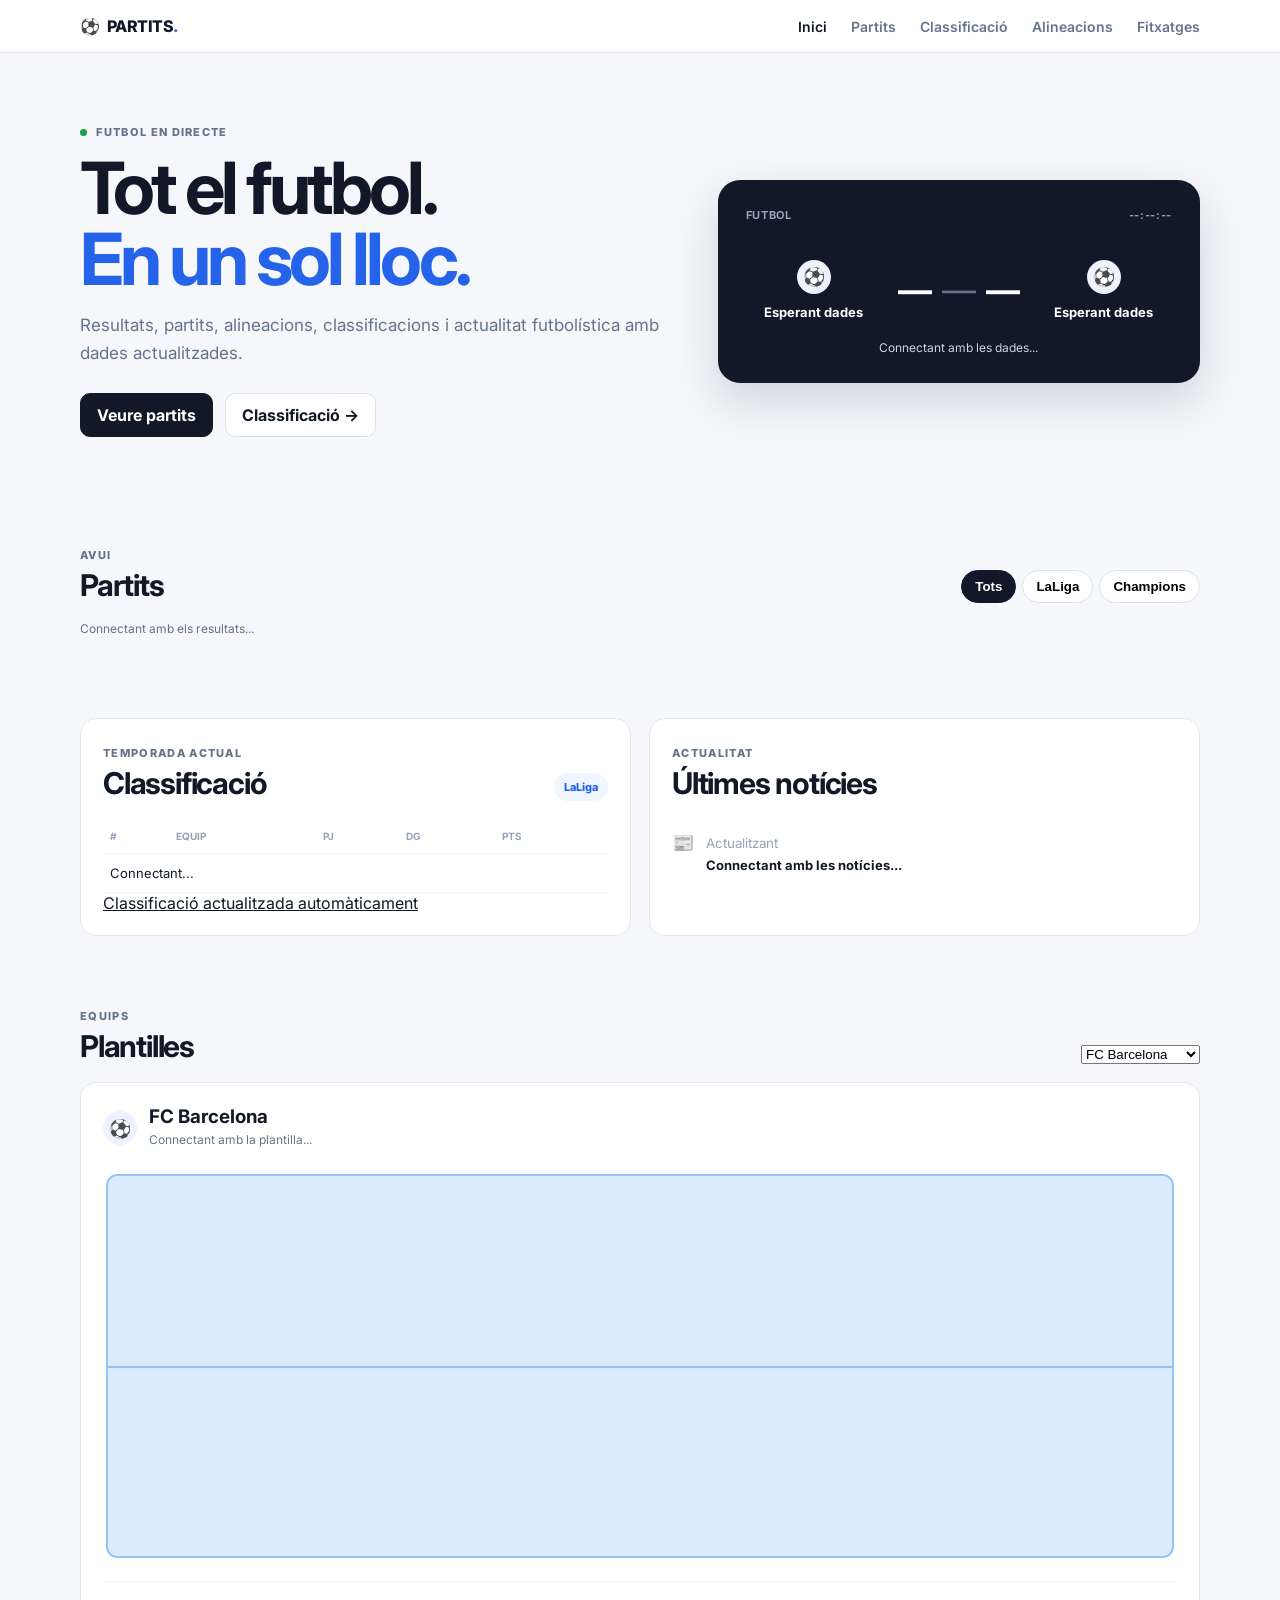
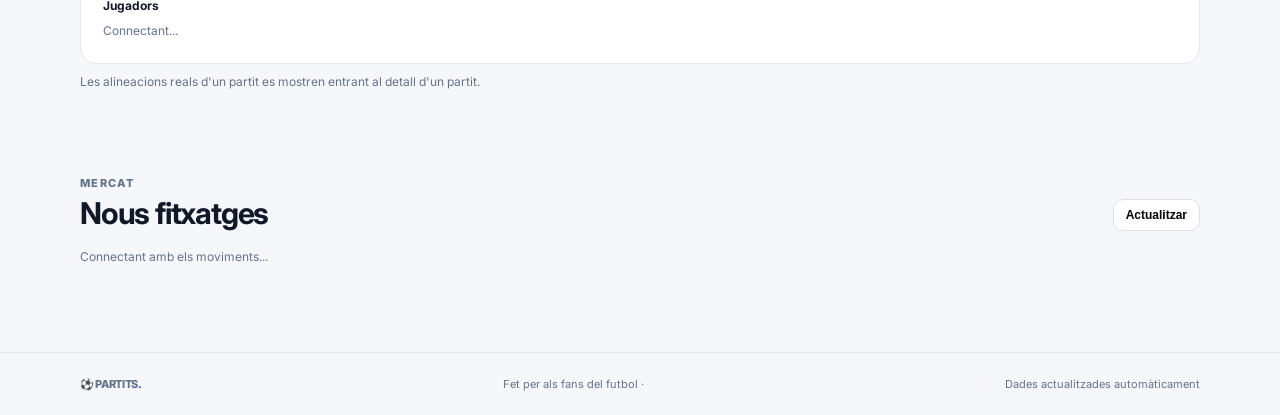
<file: frontend/index.html>
<!doctype html>
<html lang="ca">
<head>
  <meta charset="UTF-8" />
  <meta name="viewport" content="width=device-width, initial-scale=1.0" />
  <meta name="description" content="Partits — resultats, alineacions, classificacions i fitxatges de futbol." />
  <title>Partits FC · Futbol en directe</title>
  <link rel="preconnect" href="https://fonts.googleapis.com">
  <link rel="preconnect" href="https://fonts.gstatic.com" crossorigin>
  <link href="https://fonts.googleapis.com/css2?family=Inter:wght@400;500;600;700;800&display=swap" rel="stylesheet">
  <link rel="stylesheet" href="css/styles.css" />
</head>
<body>
  <header class="topbar">
    <a class="brand" href="#inici"><span class="brand-ball">⚽</span><span>PARTITS<span class="brand-dot">.</span></span></a>
    <nav class="nav" id="mainNav" aria-label="Navegació principal">
      <a class="active" href="#inici">Inici</a><a href="#partits">Partits</a><a href="#classificacio">Classificació</a><a href="#alineacions">Alineacions</a><a href="#fitxatges">Fitxatges</a>
    </nav>
    <button class="menu-btn" id="menuBtn" aria-label="Obrir menú" aria-expanded="false">☰</button>
  </header>
  <main id="inici">
    <section class="hero wrap">
      <div>
        <div class="eyebrow"><span class="live-dot"></span> FUTBOL EN DIRECTE</div>
        <h1>Tot el futbol.<br><span>En un sol lloc.</span></h1>
        <p>Resultats, partits, alineacions, classificacions i actualitat futbolística amb dades actualitzades.</p>
        <div class="hero-actions"><a class="btn primary" href="#partits">Veure partits</a><a class="btn ghost" href="#classificacio">Classificació →</a></div>
      </div>
      <div class="score-hero">
        <div class="score-head"><span id="liveLabel">FUTBOL</span><span id="clock">--:--:--</span></div>
        <div class="score-teams" id="heroScore"><div><span class="crest blue">⚽</span><strong>Esperant dades</strong></div><div class="big-score"><b>—</b><em>—</em><b>—</b></div><div><span class="crest red">⚽</span><strong>Esperant dades</strong></div></div>
        <div class="minute" id="heroMinute" aria-live="polite">Connectant amb les dades...</div>
      </div>
    </section>
    <section id="partits" class="wrap section">
      <div class="section-title"><div><span class="eyebrow">AVUI</span><h2>Partits</h2></div><div class="filters"><button class="filter active" data-filter="Tots">Tots</button><button class="filter" data-filter="LaLiga">LaLiga</button><button class="filter" data-filter="Champions">Champions</button></div></div>
      <div class="data-note" id="matchesStatus" aria-live="polite">Connectant amb els resultats...</div>
      <div class="match-grid" id="matches"></div>
    </section>
    <section id="classificacio" class="wrap section split">
      <div class="panel standings"><div class="panel-title"><div><span class="eyebrow">TEMPORADA ACTUAL</span><h2>Classificació</h2></div><span class="league-badge">LaLiga</span></div><div class="table-wrap"><table><thead><tr><th>#</th><th>Equip</th><th>PJ</th><th>DG</th><th>Pts</th></tr></thead><tbody id="standings"><tr><td colspan="5">Connectant...</td></tr></tbody></table></div><a class="text-link" href="#classificacio">Classificació actualitzada automàticament</a></div>
      <div class="panel news-panel"><div class="panel-title"><div><span class="eyebrow">ACTUALITAT</span><h2>Últimes notícies</h2></div></div><div id="news"><article class="news"><span class="news-icon">📰</span><div><small>Actualitzant</small><h3>Connectant amb les notícies...</h3></div></article></div></div>
    </section>
    <section id="alineacions" class="wrap section">
      <div class="section-title"><div><span class="eyebrow">EQUIPS</span><h2>Plantilles</h2></div><select id="teamSelect" aria-label="Selecciona un equip"><option value="barca">FC Barcelona</option><option value="madrid">Real Madrid</option><option value="city">Manchester City</option></select></div>
      <div class="lineup-card"><div class="team-summary"><span class="crest blue big">⚽</span><div><h3 id="lineupName">FC Barcelona</h3><p id="lineupMeta">Connectant amb la plantilla...</p></div></div><div class="pitch" id="pitch"></div><div class="bench"><b>Jugadors</b><span id="benchPlayers">Connectant...</span></div></div>
      <div class="data-note lineup-note">Les alineacions reals d'un partit es mostren entrant al detall d'un partit.</div>
    </section>
    <section id="fitxatges" class="wrap section">
      <div class="section-title"><div><span class="eyebrow">MERCAT</span><h2>Nous fitxatges</h2></div><button class="btn small ghost" id="showAllTransfers" type="button">Actualitzar</button></div>
      <div class="data-note" id="transfersStatus" aria-live="polite">Connectant amb els moviments...</div><div class="transfer-grid" id="transfers"></div>
    </section>
  </main>
  <div class="modal" id="matchModal" hidden aria-hidden="true"><div class="modal-backdrop" data-close-modal></div><section class="modal-card" role="dialog" aria-modal="true" aria-labelledby="modalTitle"><button class="modal-close" id="closeModal" aria-label="Tancar">×</button><div class="eyebrow">DETALL DEL PARTIT</div><h2 id="modalTitle">Carregant...</h2><p id="modalScore" class="modal-score">—</p><div id="modalContent" class="modal-content">Carregant alineacions...</div></section></div>
  <footer><div class="wrap footer-inner"><div class="brand">⚽ PARTITS<span class="brand-dot">.</span></div><span>Fet per als fans del futbol · <span id="year"></span></span><span id="dataSource">Dades actualitzades automàticament</span></div></footer>
  <noscript><div class="wrap empty">Aquesta web necessita JavaScript per carregar resultats i dades en directe.</div></noscript>
  <script src="js/app.js"></script>
</body>
</html>
</file>
<file: frontend/css/styles.css>
*{box-sizing:border-box}html{scroll-behavior:smooth}body{margin:0;font-family:Inter,system-ui,sans-serif;background:#f5f7fa;color:#111827}a{color:inherit}.wrap{width:min(1120px,calc(100% - 32px));margin:auto}.topbar{position:sticky;top:0;z-index:20;display:flex;align-items:center;justify-content:space-between;padding:16px max(16px,calc((100% - 1120px)/2));background:rgba(255,255,255,.94);backdrop-filter:blur(12px);border-bottom:1px solid #e5e7eb}.brand{font-weight:800;text-decoration:none;letter-spacing:-.03em}.brand-ball{margin-right:7px}.brand-dot{color:#2563eb}.nav{display:flex;gap:24px}.nav a{text-decoration:none;font-size:14px;font-weight:600;color:#64748b}.nav a.active,.nav a:hover{color:#111827}.menu-btn{display:none;border:0;background:none;font-size:24px}.hero{display:grid;grid-template-columns:1.1fr .9fr;gap:48px;align-items:center;padding:72px 0}.eyebrow{font-size:11px;font-weight:800;letter-spacing:.12em;color:#64748b}.live-dot{display:inline-block;width:7px;height:7px;border-radius:50%;background:#16a34a;margin-right:6px}.hero h1{font-size:clamp(42px,6vw,72px);line-height:.98;letter-spacing:-.055em;margin:14px 0}.hero h1 span{color:#2563eb}.hero p{max-width:620px;color:#64748b;font-size:17px;line-height:1.65}.hero-actions{display:flex;gap:12px;margin-top:26px}.btn{display:inline-flex;align-items:center;justify-content:center;border-radius:10px;padding:11px 16px;text-decoration:none;font-weight:700;border:1px solid #dbe1e8;cursor:pointer}.btn.primary{background:#111827;color:white;border-color:#111827}.btn.ghost{background:white}.btn.small{padding:8px 12px;font-size:12px}.score-hero{background:#111827;color:white;border-radius:22px;padding:28px;box-shadow:0 18px 45px rgba(15,23,42,.16)}.score-head,.meta{display:flex;justify-content:space-between;color:#94a3b8;font-size:11px;font-weight:700;letter-spacing:.06em}.score-teams{display:grid;grid-template-columns:1fr auto 1fr;gap:16px;align-items:center;margin:38px 0 20px}.score-teams>div{display:flex;flex-direction:column;align-items:center;text-align:center;gap:10px}.score-teams strong{font-size:13px}.big-score{display:flex!important;flex-direction:row!important;font-size:34px;gap:9px}.big-score em{font-style:normal;color:#64748b}.minute{text-align:center;color:#cbd5e1;font-size:12px}.live-pill,.status{color:#16a34a;font-weight:800}.crest,.mini-crest{display:inline-flex;align-items:center;justify-content:center;width:34px;height:34px;border-radius:50%;background:#eef2ff;font-size:18px;overflow:hidden}.crest-img{width:30px;height:30px;object-fit:contain}.crest-img.big{width:54px;height:54px}.section{padding:34px 0}.section-title,.panel-title{display:flex;justify-content:space-between;align-items:end;gap:16px;margin-bottom:18px}.section-title h2,.panel-title h2{margin:4px 0 0;font-size:30px;letter-spacing:-.04em}.filters{display:flex;gap:6px}.filter{border:1px solid #dbe1e8;background:white;border-radius:999px;padding:8px 13px;font-weight:700;cursor:pointer}.filter.active{background:#111827;color:white;border-color:#111827}.data-note{color:#64748b;font-size:12px;margin:10px 0 14px}.match-grid{display:grid;grid-template-columns:repeat(2,1fr);gap:14px}.match,.panel,.lineup-card{background:white;border:1px solid #e5e7eb;border-radius:16px}.match{padding:18px;transition:.15s}.match:hover{transform:translateY(-2px);box-shadow:0 10px 25px rgba(15,23,42,.07)}.match-clickable{cursor:pointer;outline:none}.match-clickable:focus-visible{box-shadow:0 0 0 3px #93c5fd}.teams{margin-top:14px}.team{display:flex;align-items:center;justify-content:space-between;padding:7px 0;font-weight:700}.team-left{display:flex;align-items:center;gap:9px}.score{font-size:18px}.match-more{margin-top:10px;color:#2563eb;font-size:12px;font-weight:800}.split{display:grid;grid-template-columns:1fr 1fr;gap:18px}.panel{padding:22px}.league-badge{font-size:11px;font-weight:800;background:#eff6ff;color:#2563eb;padding:7px 10px;border-radius:999px}.table-wrap{overflow:auto}table{width:100%;border-collapse:collapse;font-size:13px}th,td{text-align:left;padding:11px 7px;border-bottom:1px solid #eef2f7}th{font-size:10px;color:#94a3b8;text-transform:uppercase}.club{display:flex;align-items:center;gap:8px;font-weight:700}.news{display:flex;gap:12px;padding:13px 0;border-bottom:1px solid #eef2f7}.news:last-child{border-bottom:0}.news-icon{font-size:18px}.news small{color:#94a3b8}.news h3{font-size:13px;margin:4px 0;line-height:1.45}.news h3 a{text-decoration:none}.lineup-card{padding:22px}.team-summary{display:flex;gap:12px;align-items:center}.team-summary h3{margin:0}.team-summary p{margin:4px 0;color:#64748b;font-size:12px}.pitch{position:relative;height:390px;margin:20px auto;border-radius:14px;background:#dbeafe;border:3px solid white;box-shadow:inset 0 0 0 2px #93c5fd;overflow:hidden}.pitch:before{content:"";position:absolute;left:0;right:0;top:50%;border-top:2px solid #93c5fd}.player{position:absolute;transform:translate(-50%,-50%);font-size:9px;font-weight:700;text-align:center;max-width:80px}.player i{display:flex;width:30px;height:30px;border-radius:50%;align-items:center;justify-content:center;margin:auto;background:#111827;color:white;font-style:normal}.bench{border-top:1px solid #eef2f7;padding-top:14px;font-size:12px;line-height:1.7}.bench span{display:block;color:#64748b;margin-top:4px}.transfer-grid{display:grid;grid-template-columns:repeat(3,1fr);gap:12px}.transfer{display:flex;align-items:center;gap:12px;background:white;border:1px solid #e5e7eb;border-radius:14px;padding:14px}.avatar{display:flex;align-items:center;justify-content:center;width:38px;height:38px;border-radius:50%;background:#eef2ff;font-size:11px;font-weight:800}.transfer h3,.transfer p{margin:0}.transfer h3{font-size:13px}.transfer p{font-size:11px;color:#64748b;margin-top:3px}.arrow{margin-left:auto}.empty{padding:18px;text-align:center;color:#64748b;background:#f8fafc;border:1px dashed #cbd5e1;border-radius:12px}.retry-btn{margin-left:8px}footer{margin-top:40px;padding:24px 0;border-top:1px solid #e5e7eb;color:#64748b;font-size:11px}.footer-inner{display:flex;justify-content:space-between;gap:15px}.modal[hidden]{display:none}.modal{position:fixed;inset:0;z-index:50;display:grid;place-items:center;padding:18px}.modal-backdrop{position:absolute;inset:0;background:rgba(15,23,42,.58)}.modal-card{position:relative;z-index:1;width:min(720px,100%);max-height:90vh;overflow:auto;background:white;border-radius:18px;padding:28px}.modal-close{position:absolute;right:14px;top:10px;border:0;background:none;font-size:28px;cursor:pointer}.modal-score{font-size:32px;font-weight:800;margin:10px 0 20px}.lineup-detail{padding:15px 0;border-top:1px solid #e5e7eb}.lineup-detail h3{display:flex;align-items:center;gap:8px;margin:0 0 10px}.lineup-detail small{color:#64748b}.players-list{display:flex;flex-wrap:wrap;gap:7px}.players-list span{background:#f1f5f9;border-radius:999px;padding:6px 9px;font-size:11px}body.modal-open{overflow:hidden}@media(max-width:800px){.nav{display:none;position:absolute;left:0;right:0;top:64px;background:white;padding:16px;flex-direction:column;border-bottom:1px solid #e5e7eb}.nav.mobile-open{display:flex}.menu-btn{display:block}.hero{grid-template-columns:1fr;padding:45px 0}.match-grid,.split{grid-template-columns:1fr}.transfer-grid{grid-template-columns:1fr}.footer-inner{flex-direction:column}.score-hero{padding:22px}.pitch{height:330px}}@media(max-width:480px){.wrap{width:min(100% - 22px,1120px)}.hero h1{font-size:42px}.hero p{font-size:15px}.section-title{align-items:flex-start;flex-direction:column}.score-teams{gap:8px}.score-teams strong{font-size:11px}.pitch{height:290px}}
</file>
